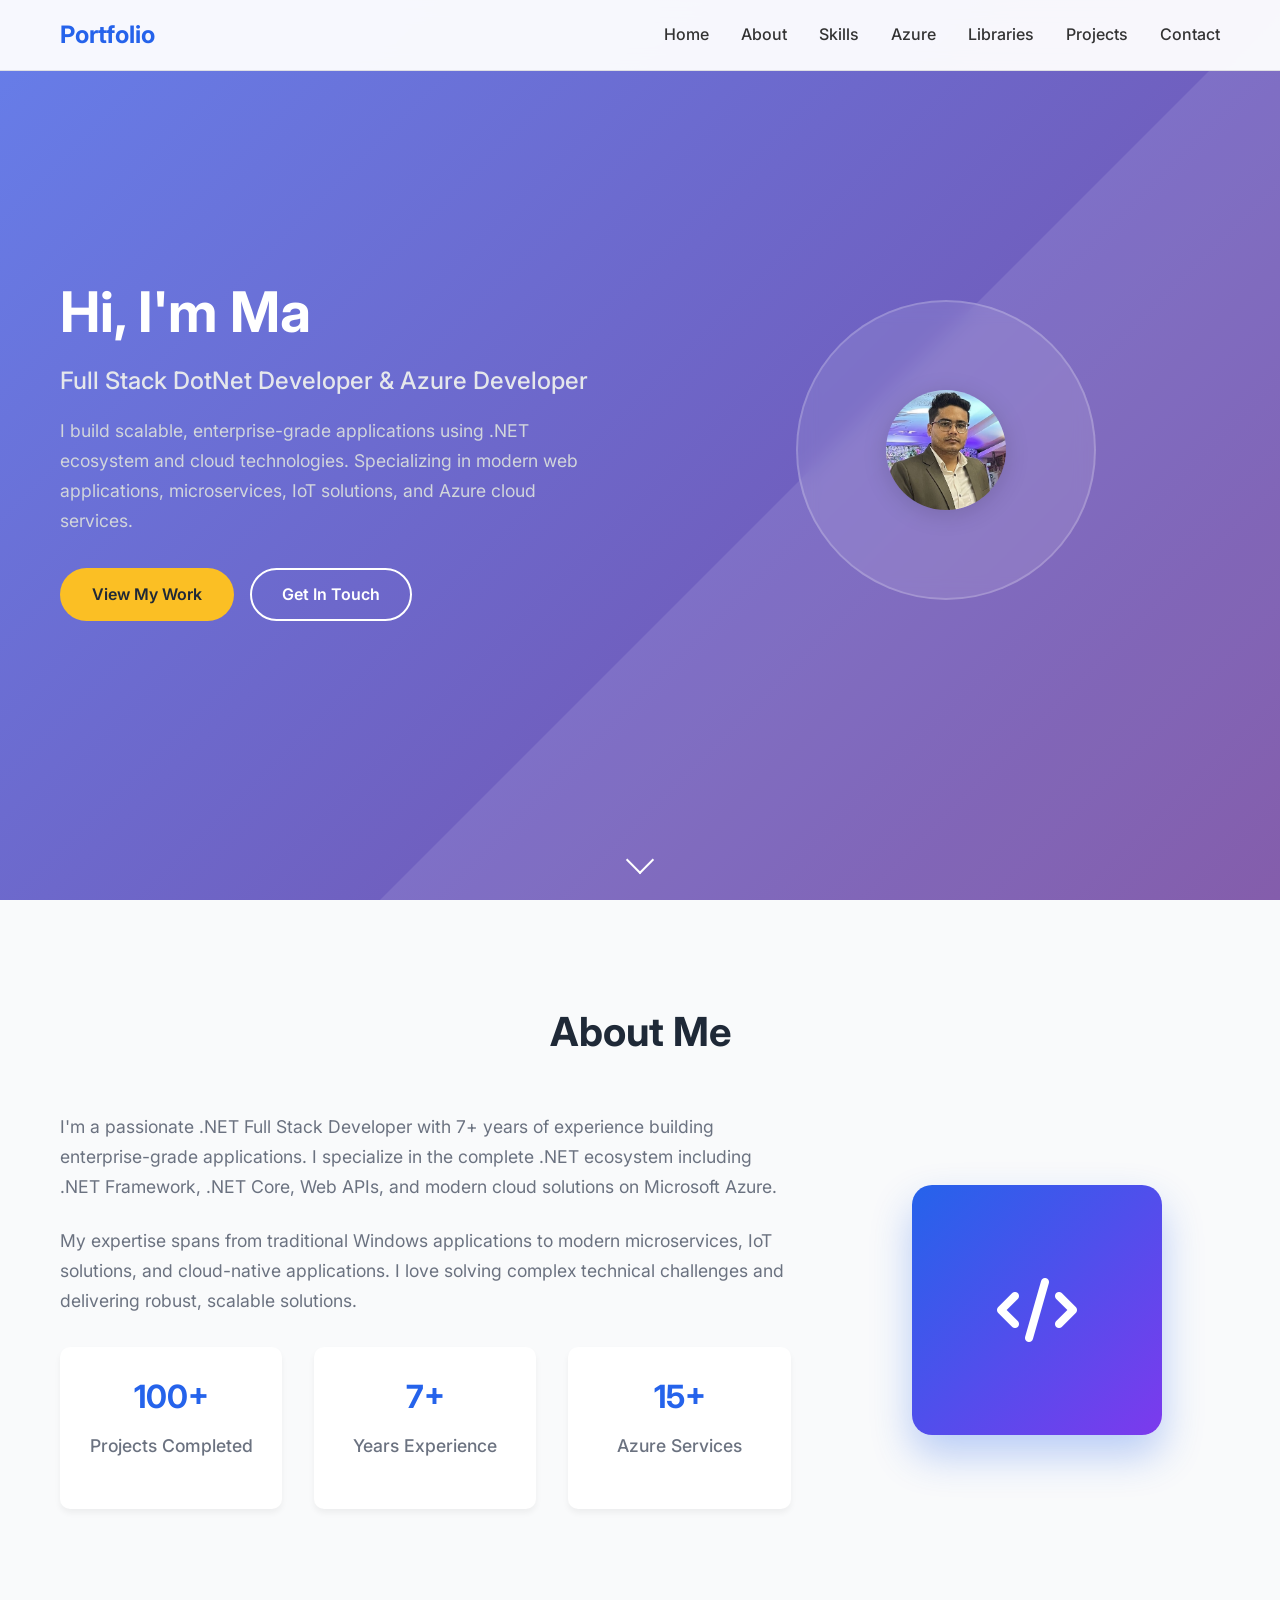
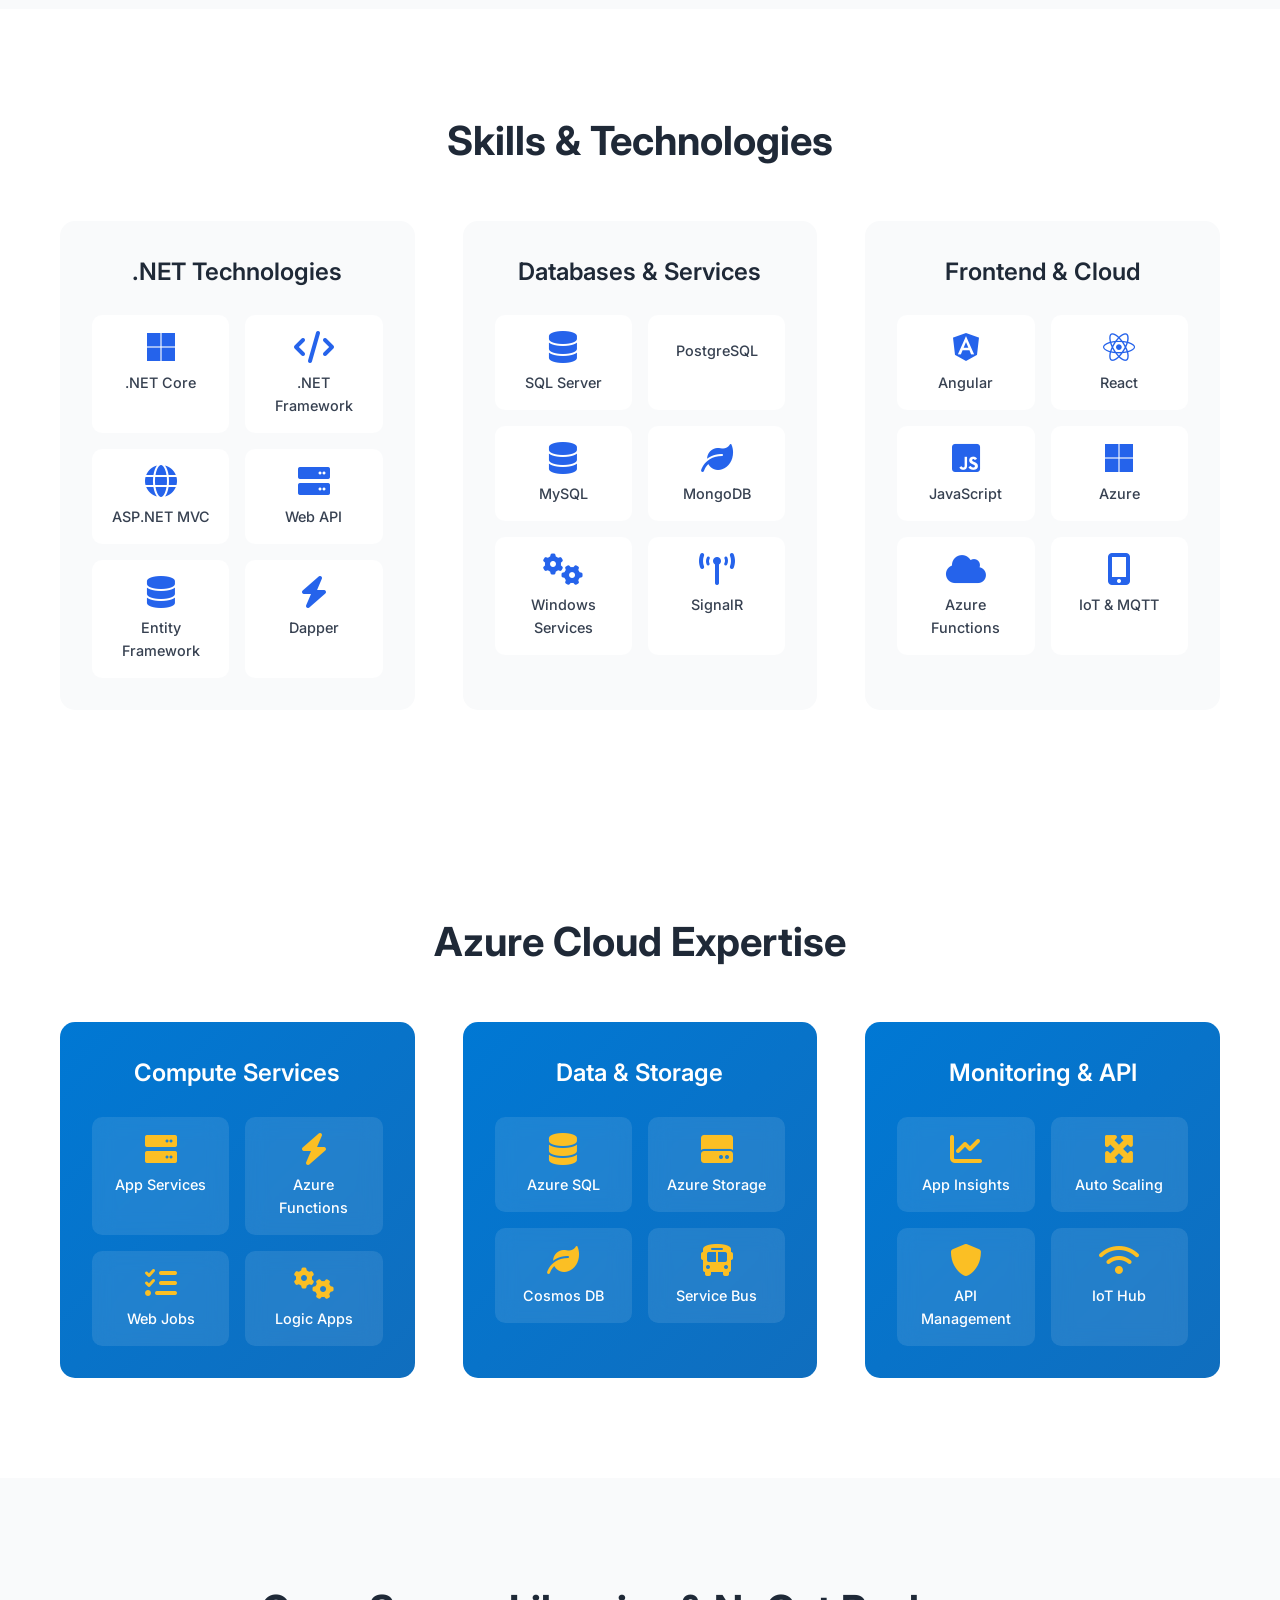
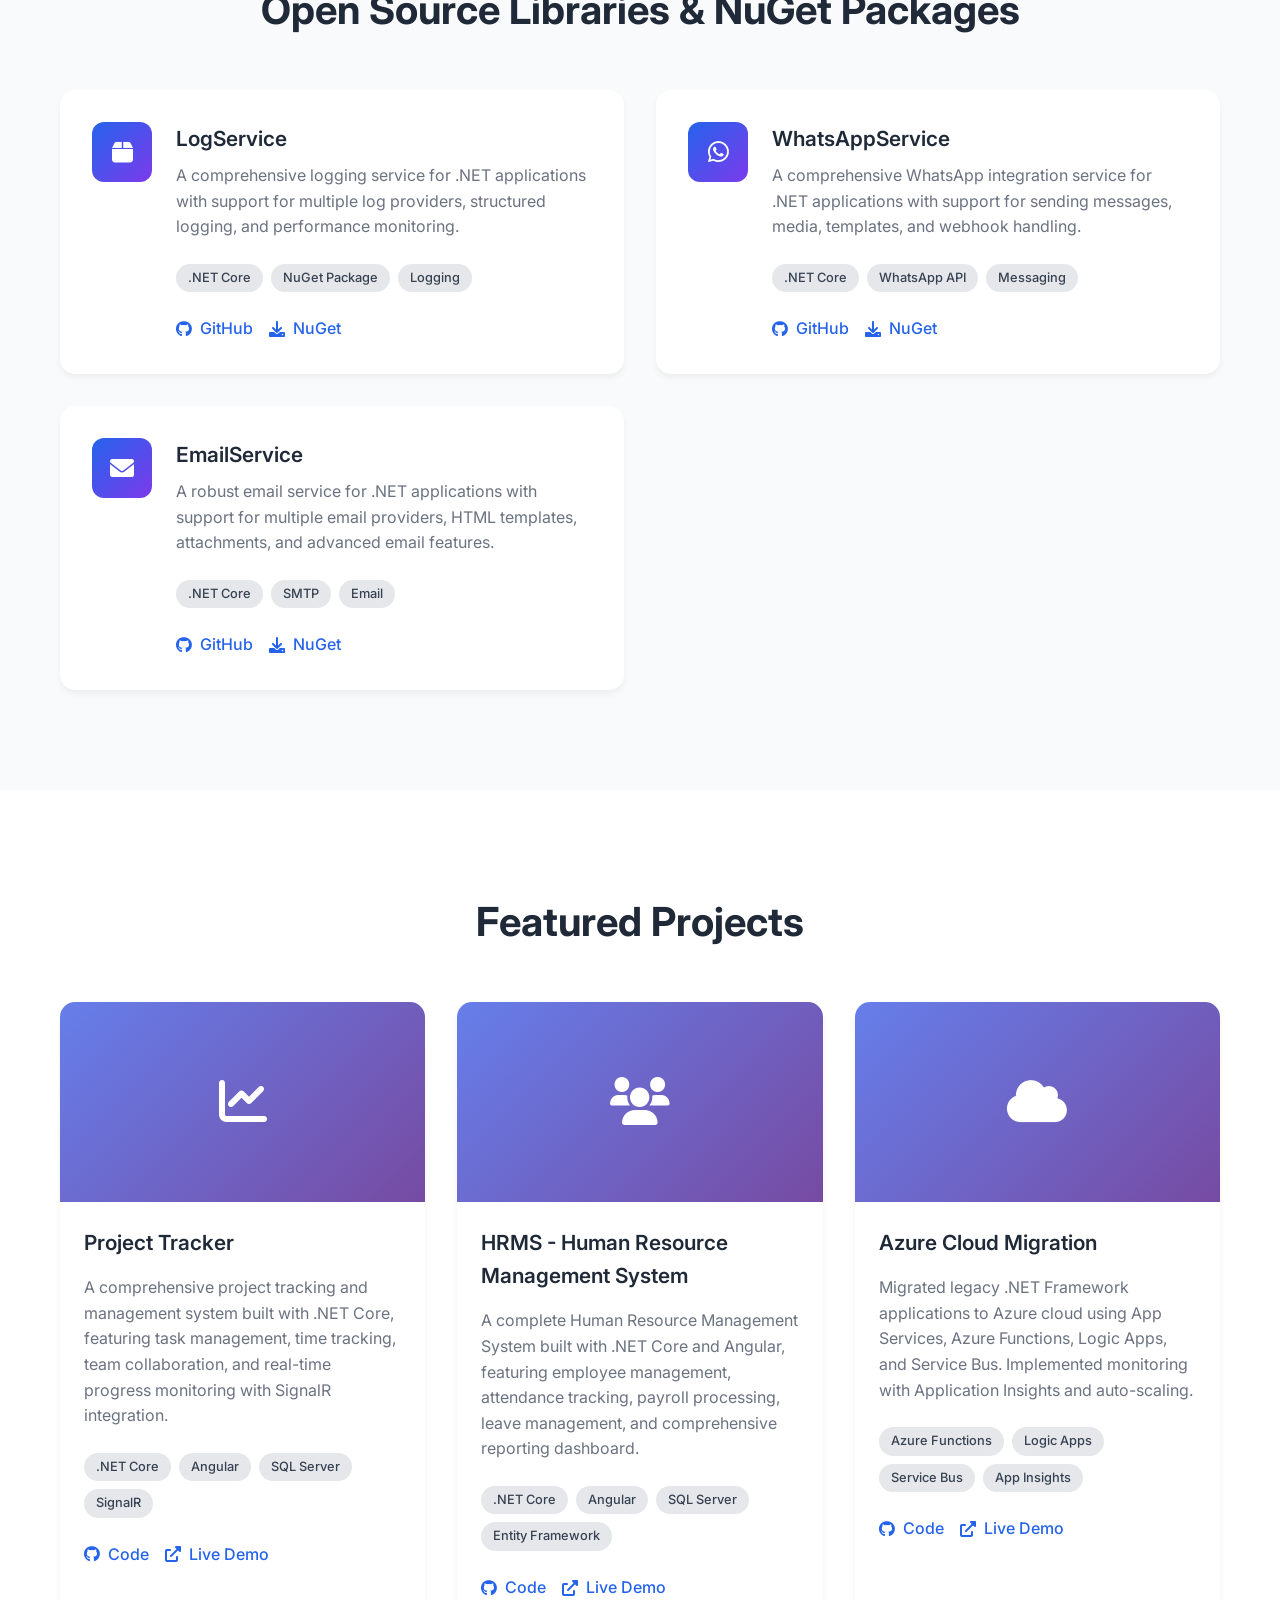
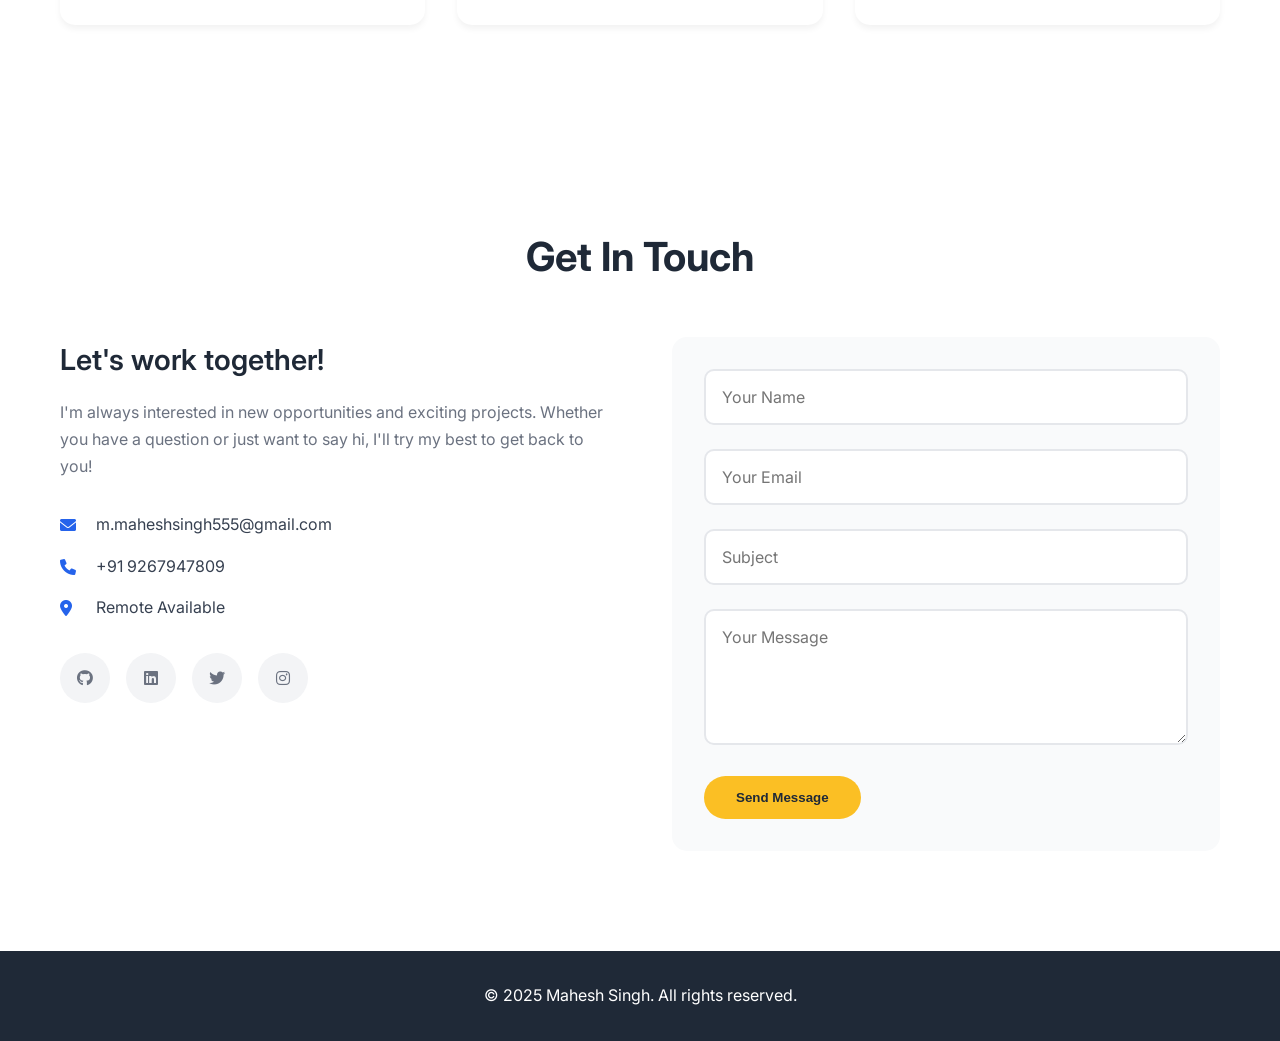
<file: index.html>
<!DOCTYPE html>
<html lang="en">
<head>
    <meta charset="UTF-8">
    <meta name="viewport" content="width=device-width, initial-scale=1.0">
    <title>Mahesh Singh - .NET Full Stack Developer</title>
    <link rel="stylesheet" href="styles.css">
    <link href="https://cdnjs.cloudflare.com/ajax/libs/font-awesome/6.0.0/css/all.min.css" rel="stylesheet">
    <link href="https://fonts.googleapis.com/css2?family=Inter:wght@300;400;500;600;700&display=swap" rel="stylesheet">
</head>
<body>
    <!-- Navigation -->
    <nav class="navbar">
        <div class="nav-container">
            <div class="nav-logo">
                <a href="#home">Portfolio</a>
            </div>
            <div class="nav-menu" id="nav-menu">
                <a href="#home" class="nav-link">Home</a>
                <a href="#about" class="nav-link">About</a>
                <a href="#skills" class="nav-link">Skills</a>
                <a href="#azure" class="nav-link">Azure</a>
                <a href="#libraries" class="nav-link">Libraries</a>
                <a href="#projects" class="nav-link">Projects</a>
                <a href="#contact" class="nav-link">Contact</a>
            </div>
            <div class="hamburger" id="hamburger">
                <span class="bar"></span>
                <span class="bar"></span>
                <span class="bar"></span>
            </div>
        </div>
    </nav>

    <!-- Hero Section -->
    <section id="home" class="hero">
        <div class="hero-container">
            <div class="hero-content">
                <h1 class="hero-title">
                    Hi, I'm <span class="highlight">Mahesh Singh</span>
                </h1>
                <p class="hero-subtitle">Full Stack DotNet Developer & Azure Developer</p>
                <p class="hero-description">
                    I build scalable, enterprise-grade applications using .NET ecosystem and cloud technologies. 
                    Specializing in modern web applications, microservices, IoT solutions, and Azure cloud services.
                </p>
                <div class="hero-buttons">
                    <a href="#projects" class="btn btn-primary">View My Work</a>
                    <a href="#contact" class="btn btn-secondary">Get In Touch</a>
                </div>
            </div>
            <div class="hero-image">
                <div class="hero-avatar">
                    <img src="./images/Photo.jpg" alt="Mahesh Singh Photo" style="width: 120px; height: 120px; border-radius: 50%; object-fit: cover; box-shadow: 0 4px 24px rgba(0,0,0,0.15);">
                </div>
            </div>
        </div>
        <div class="scroll-indicator">
            <div class="scroll-arrow"></div>
        </div>
    </section>

    <!-- About Section -->
    <section id="about" class="about">
        <div class="container">
            <h2 class="section-title">About Me</h2>
            <div class="about-content">
                <div class="about-text">
                    <p>
                        I'm a passionate .NET Full Stack Developer with 7+ years of experience building 
                        enterprise-grade applications. I specialize in the complete .NET ecosystem including 
                        .NET Framework, .NET Core, Web APIs, and modern cloud solutions on Microsoft Azure.
                    </p>
                    <p>
                        My expertise spans from traditional Windows applications to modern microservices, 
                        IoT solutions, and cloud-native applications. I love solving complex technical 
                        challenges and delivering robust, scalable solutions.
                    </p>
                    <div class="about-stats">
                        <div class="stat">
                            <h3>100+</h3>
                            <p>Projects Completed</p>
                        </div>
                        <div class="stat">
                            <h3>7+</h3>
                            <p>Years Experience</p>
                        </div>
                        <div class="stat">
                            <h3>15+</h3>
                            <p>Azure Services</p>
                        </div>
                    </div>
                </div>
                <div class="about-image">
                    <div class="about-avatar">
                        <i class="fas fa-code"></i>
                    </div>
                </div>
            </div>
        </div>
    </section>

    <!-- Skills Section -->
    <section id="skills" class="skills">
        <div class="container">
            <h2 class="section-title">Skills & Technologies</h2>
            <div class="skills-grid">
                <div class="skill-category">
                    <h3>.NET Technologies</h3>
                    <div class="skill-items">
                        <div class="skill-item">
                            <i class="fab fa-microsoft"></i>
                            <span>.NET Core</span>
                        </div>
                        <div class="skill-item">
                            <i class="fas fa-code"></i>
                            <span>.NET Framework</span>
                        </div>
                        <div class="skill-item">
                            <i class="fas fa-globe"></i>
                            <span>ASP.NET MVC</span>
                        </div>
                        <div class="skill-item">
                            <i class="fas fa-server"></i>
                            <span>Web API</span>
                        </div>
                        <div class="skill-item">
                            <i class="fas fa-database"></i>
                            <span>Entity Framework</span>
                        </div>
                        <div class="skill-item">
                            <i class="fas fa-bolt"></i>
                            <span>Dapper</span>
                        </div>
                    </div>
                </div>
                <div class="skill-category">
                    <h3>Databases & Services</h3>
                    <div class="skill-items">
                        <div class="skill-item">
                            <i class="fas fa-database"></i>
                            <span>SQL Server</span>
                        </div>
                        <div class="skill-item">
                            <i class="fas fa-elephant"></i>
                            <span>PostgreSQL</span>
                        </div>
                        <div class="skill-item">
                            <i class="fas fa-database"></i>
                            <span>MySQL</span>
                        </div>
                        <div class="skill-item">
                            <i class="fas fa-leaf"></i>
                            <span>MongoDB</span>
                        </div>
                        <div class="skill-item">
                            <i class="fas fa-cogs"></i>
                            <span>Windows Services</span>
                        </div>
                        <div class="skill-item">
                            <i class="fas fa-broadcast-tower"></i>
                            <span>SignalR</span>
                        </div>
                    </div>
                </div>
                <div class="skill-category">
                    <h3>Frontend & Cloud</h3>
                    <div class="skill-items">
                        <div class="skill-item">
                            <i class="fab fa-angular"></i>
                            <span>Angular</span>
                        </div>
                        <div class="skill-item">
                            <i class="fab fa-react"></i>
                            <span>React</span>
                        </div>
                        <div class="skill-item">
                            <i class="fab fa-js-square"></i>
                            <span>JavaScript</span>
                        </div>
                        <div class="skill-item">
                            <i class="fab fa-microsoft"></i>
                            <span>Azure</span>
                        </div>
                        <div class="skill-item">
                            <i class="fas fa-cloud"></i>
                            <span>Azure Functions</span>
                        </div>
                        <div class="skill-item">
                            <i class="fas fa-mobile-alt"></i>
                            <span>IoT & MQTT</span>
                        </div>
                    </div>
                </div>
            </div>
        </div>
    </section>

    <!-- Azure Services Section -->
    <section id="azure" class="azure-services">
        <div class="container">
            <h2 class="section-title">Azure Cloud Expertise</h2>
            <div class="azure-grid">
                <div class="azure-category">
                    <h3>Compute Services</h3>
                    <div class="azure-items">
                        <div class="azure-item">
                            <i class="fas fa-server"></i>
                            <span>App Services</span>
                        </div>
                        <div class="azure-item">
                            <i class="fas fa-bolt"></i>
                            <span>Azure Functions</span>
                        </div>
                        <div class="azure-item">
                            <i class="fas fa-tasks"></i>
                            <span>Web Jobs</span>
                        </div>
                        <div class="azure-item">
                            <i class="fas fa-cogs"></i>
                            <span>Logic Apps</span>
                        </div>
                    </div>
                </div>
                <div class="azure-category">
                    <h3>Data & Storage</h3>
                    <div class="azure-items">
                        <div class="azure-item">
                            <i class="fas fa-database"></i>
                            <span>Azure SQL</span>
                        </div>
                        <div class="azure-item">
                            <i class="fas fa-hdd"></i>
                            <span>Azure Storage</span>
                        </div>
                        <div class="azure-item">
                            <i class="fas fa-leaf"></i>
                            <span>Cosmos DB</span>
                        </div>
                        <div class="azure-item">
                            <i class="fas fa-bus"></i>
                            <span>Service Bus</span>
                        </div>
                    </div>
                </div>
                <div class="azure-category">
                    <h3>Monitoring & API</h3>
                    <div class="azure-items">
                        <div class="azure-item">
                            <i class="fas fa-chart-line"></i>
                            <span>App Insights</span>
                        </div>
                        <div class="azure-item">
                            <i class="fas fa-expand-arrows-alt"></i>
                            <span>Auto Scaling</span>
                        </div>
                        <div class="azure-item">
                            <i class="fas fa-shield-alt"></i>
                            <span>API Management</span>
                        </div>
                        <div class="azure-item">
                            <i class="fas fa-wifi"></i>
                            <span>IoT Hub</span>
                        </div>
                    </div>
                </div>
            </div>
        </div>
    </section>

    <!-- Libraries & Packages Section -->
    <section id="libraries" class="libraries">
        <div class="container">
            <h2 class="section-title">Open Source Libraries & NuGet Packages</h2>
            <div class="libraries-grid">
                <div class="library-card">
                    <div class="library-icon">
                        <i class="fas fa-box"></i>
                    </div>
                    <div class="library-content">
                        <h3>LogService</h3>
                        <p>A comprehensive logging service for .NET applications with support for multiple log providers, structured logging, and performance monitoring.</p>
                        <div class="library-tech">
                            <span class="tech-tag">.NET Core</span>
                            <span class="tech-tag">NuGet Package</span>
                            <span class="tech-tag">Logging</span>
                        </div>
                        <div class="library-links">
                            <a href="https://github.com/devmahi/nugetpackage-logservice" target="_blank" class="library-link">
                                <i class="fab fa-github"></i> GitHub
                            </a>
                            <a href="https://www.nuget.org/packages/DevMahi.LogService" class="library-link">
                                <i class="fas fa-download"></i> NuGet
                            </a>
                        </div>
                    </div>
                </div>
                <div class="library-card">
                    <div class="library-icon">
                        <i class="fab fa-whatsapp"></i>
                    </div>
                    <div class="library-content">
                        <h3>WhatsAppService</h3>
                        <p>A comprehensive WhatsApp integration service for .NET applications with support for sending messages, media, templates, and webhook handling.</p>
                        <div class="library-tech">
                            <span class="tech-tag">.NET Core</span>
                            <span class="tech-tag">WhatsApp API</span>
                            <span class="tech-tag">Messaging</span>
                        </div>
                        <div class="library-links">
                            <a href="https://github.com/devmahi/nugetpackage-whatsappservice" target="_blank" class="library-link">
                                <i class="fab fa-github"></i> GitHub
                            </a>
                            <a href="https://www.nuget.org/packages/DevMahi.WhatsAppService" class="library-link">
                                <i class="fas fa-download"></i> NuGet
                            </a>
                        </div>
                    </div>
                </div>
                <div class="library-card">
                    <div class="library-icon">
                        <i class="fas fa-envelope"></i>
                    </div>
                    <div class="library-content">
                        <h3>EmailService</h3>
                        <p>A robust email service for .NET applications with support for multiple email providers, HTML templates, attachments, and advanced email features.</p>
                        <div class="library-tech">
                            <span class="tech-tag">.NET Core</span>
                            <span class="tech-tag">SMTP</span>
                            <span class="tech-tag">Email</span>
                        </div>
                        <div class="library-links">
                            <a href="https://github.com/devmahi/nugetpackage-emailservice" target="_blank" class="library-link">
                                <i class="fab fa-github"></i> GitHub
                            </a>
                            <a href="https://www.nuget.org/packages/DevMahi.EmailService" class="library-link">
                                <i class="fas fa-download"></i> NuGet
                            </a>
                        </div>
                    </div>
                </div>
            </div>
        </div>
    </section>

    <!-- Projects Section -->
    <section id="projects" class="projects">
        <div class="container">
            <h2 class="section-title">Featured Projects</h2>
            <div class="projects-grid">
                <div class="project-card">
                    <div class="project-image">
                        <div class="project-placeholder">
                            <i class="fas fa-chart-line"></i>
                        </div>
                    </div>
                    <div class="project-content">
                        <h3>Project Tracker</h3>
                        <p>A comprehensive project tracking and management system built with .NET Core, featuring task management, time tracking, team collaboration, and real-time progress monitoring with SignalR integration.</p>
                        <div class="project-tech">
                            <span class="tech-tag">.NET Core</span>
                            <span class="tech-tag">Angular</span>
                            <span class="tech-tag">SQL Server</span>
                            <span class="tech-tag">SignalR</span>
                        </div>
                        <div class="project-links">
                            <a href="https://github.com/devmahi/tracker" target="_blank" class="project-link">
                                <i class="fab fa-github"></i> Code
                            </a>
                            <a href="#" class="project-link">
                                <i class="fas fa-external-link-alt"></i> Live Demo
                            </a>
                        </div>
                    </div>
                </div>
                <div class="project-card">
                    <div class="project-image">
                        <div class="project-placeholder">
                            <i class="fas fa-users"></i>
                        </div>
                    </div>
                    <div class="project-content">
                        <h3>HRMS - Human Resource Management System</h3>
                        <p>A complete Human Resource Management System built with .NET Core and Angular, featuring employee management, attendance tracking, payroll processing, leave management, and comprehensive reporting dashboard.</p>
                        <div class="project-tech">
                            <span class="tech-tag">.NET Core</span>
                            <span class="tech-tag">Angular</span>
                            <span class="tech-tag">SQL Server</span>
                            <span class="tech-tag">Entity Framework</span>
                        </div>
                        <div class="project-links">
                            <a href="https://github.com/devmahi/hrms" target="_blank" class="project-link">
                                <i class="fab fa-github"></i> Code
                            </a>
                            <a href="#" class="project-link">
                                <i class="fas fa-external-link-alt"></i> Live Demo
                            </a>
                        </div>
                    </div>
                </div>
                <div class="project-card">
                    <div class="project-image">
                        <div class="project-placeholder">
                            <i class="fas fa-cloud"></i>
                        </div>
                    </div>
                    <div class="project-content">
                        <h3>Azure Cloud Migration</h3>
                        <p>Migrated legacy .NET Framework applications to Azure cloud using App Services, Azure Functions, Logic Apps, and Service Bus. Implemented monitoring with Application Insights and auto-scaling.</p>
                        <div class="project-tech">
                            <span class="tech-tag">Azure Functions</span>
                            <span class="tech-tag">Logic Apps</span>
                            <span class="tech-tag">Service Bus</span>
                            <span class="tech-tag">App Insights</span>
                        </div>
                        <div class="project-links">
                            <a href="#" class="project-link">
                                <i class="fab fa-github"></i> Code
                            </a>
                            <a href="#" class="project-link">
                                <i class="fas fa-external-link-alt"></i> Live Demo
                            </a>
                        </div>
                    </div>
                </div>
            </div>
        </div>
    </section>

    <!-- Contact Section -->
    <section id="contact" class="contact">
        <div class="container">
            <h2 class="section-title">Get In Touch</h2>
            <div class="contact-content">
                <div class="contact-info">
                    <h3>Let's work together!</h3>
                    <p>I'm always interested in new opportunities and exciting projects. Whether you have a question or just want to say hi, I'll try my best to get back to you!</p>
                    <div class="contact-details">
                        <div class="contact-item">
                            <i class="fas fa-envelope"></i>
                            <span>m.maheshsingh555@gmail.com</span>
                        </div>
                        <div class="contact-item">
                            <i class="fas fa-phone"></i>
                            <span>+91 9267947809</span>
                        </div>
                        <div class="contact-item">
                            <i class="fas fa-map-marker-alt"></i>
                            <span>Remote Available</span>
                        </div>
                    </div>
                    <div class="social-links">
                        <a href="#" class="social-link">
                            <i class="fab fa-github"></i>
                        </a>
                        <a href="#" class="social-link">
                            <i class="fab fa-linkedin"></i>
                        </a>
                        <a href="#" class="social-link">
                            <i class="fab fa-twitter"></i>
                        </a>
                        <a href="#" class="social-link">
                            <i class="fab fa-instagram"></i>
                        </a>
                    </div>
                </div>
                <form class="contact-form">
                    <div class="form-group">
                        <input type="text" id="name" name="name" placeholder="Your Name" required>
                    </div>
                    <div class="form-group">
                        <input type="email" id="email" name="email" placeholder="Your Email" required>
                    </div>
                    <div class="form-group">
                        <input type="text" id="subject" name="subject" placeholder="Subject" required>
                    </div>
                    <div class="form-group">
                        <textarea id="message" name="message" placeholder="Your Message" rows="5" required></textarea>
                    </div>
                    <button type="submit" class="btn btn-primary">Send Message</button>
                </form>
            </div>
        </div>
    </section>

    <!-- Footer -->
    <footer class="footer">
        <div class="container">
            <p>&copy; 2025 Mahesh Singh. All rights reserved.</p>
        </div>
    </footer>

    <script src="script.js"></script>
</body>
</html>
</file>
<file: styles.css>
/* Reset and Base Styles */
* {
    margin: 0;
    padding: 0;
    box-sizing: border-box;
}

html {
    scroll-behavior: smooth;
}

body {
    font-family: 'Inter', sans-serif;
    line-height: 1.6;
    color: #333;
    background-color: #ffffff;
}

.container {
    max-width: 1200px;
    margin: 0 auto;
    padding: 0 20px;
}

/* Navigation */
.navbar {
    position: fixed;
    top: 0;
    width: 100%;
    background: rgba(255, 255, 255, 0.95);
    backdrop-filter: blur(10px);
    z-index: 1000;
    transition: all 0.3s ease;
    border-bottom: 1px solid rgba(0, 0, 0, 0.1);
}

.nav-container {
    max-width: 1200px;
    margin: 0 auto;
    padding: 0 20px;
    display: flex;
    justify-content: space-between;
    align-items: center;
    height: 70px;
}

.nav-logo a {
    font-size: 1.5rem;
    font-weight: 700;
    color: #2563eb;
    text-decoration: none;
}

.nav-menu {
    display: flex;
    gap: 2rem;
}

.nav-link {
    color: #333;
    text-decoration: none;
    font-weight: 500;
    transition: color 0.3s ease;
    position: relative;
}

.nav-link:hover {
    color: #2563eb;
}

.nav-link::after {
    content: '';
    position: absolute;
    bottom: -5px;
    left: 0;
    width: 0;
    height: 2px;
    background: #2563eb;
    transition: width 0.3s ease;
}

.nav-link:hover::after {
    width: 100%;
}

.hamburger {
    display: none;
    flex-direction: column;
    cursor: pointer;
}

.bar {
    width: 25px;
    height: 3px;
    background: #333;
    margin: 3px 0;
    transition: 0.3s;
}

/* Hero Section */
.hero {
    min-height: 100vh;
    display: flex;
    align-items: center;
    background: linear-gradient(135deg, #667eea 0%, #764ba2 100%);
    color: white;
    position: relative;
    overflow: hidden;
}

.hero::before {
    content: '';
    position: absolute;
    top: 0;
    left: 0;
    right: 0;
    bottom: 0;
    background: url('data:image/svg+xml,<svg xmlns="http://www.w3.org/2000/svg" viewBox="0 0 1000 1000"><polygon fill="rgba(255,255,255,0.1)" points="0,1000 1000,0 1000,1000"/></svg>');
    background-size: cover;
}

.hero-container {
    max-width: 1200px;
    margin: 0 auto;
    padding: 0 20px;
    display: grid;
    grid-template-columns: 1fr 1fr;
    gap: 4rem;
    align-items: center;
    position: relative;
    z-index: 1;
}

.hero-content {
    animation: fadeInUp 1s ease-out;
}

.hero-title {
    font-size: 3.5rem;
    font-weight: 700;
    margin-bottom: 1rem;
    line-height: 1.2;
}

.highlight {
    color: #fbbf24;
}

.hero-subtitle {
    font-size: 1.5rem;
    font-weight: 500;
    margin-bottom: 1rem;
    color: #e5e7eb;
}

.hero-description {
    font-size: 1.1rem;
    margin-bottom: 2rem;
    color: #d1d5db;
    line-height: 1.7;
}

.hero-buttons {
    display: flex;
    gap: 1rem;
    flex-wrap: wrap;
}

.btn {
    padding: 12px 30px;
    border-radius: 50px;
    text-decoration: none;
    font-weight: 600;
    transition: all 0.3s ease;
    display: inline-block;
    border: 2px solid transparent;
}

.btn-primary {
    background: #fbbf24;
    color: #1f2937;
}

.btn-primary:hover {
    background: #f59e0b;
    transform: translateY(-2px);
    box-shadow: 0 10px 25px rgba(251, 191, 36, 0.3);
}

.btn-secondary {
    background: transparent;
    color: white;
    border-color: white;
}

.btn-secondary:hover {
    background: white;
    color: #2563eb;
    transform: translateY(-2px);
}

.hero-image {
    display: flex;
    justify-content: center;
    align-items: center;
    animation: fadeInRight 1s ease-out;
}

.hero-avatar {
    width: 300px;
    height: 300px;
    background: rgba(255, 255, 255, 0.1);
    border-radius: 50%;
    display: flex;
    align-items: center;
    justify-content: center;
    font-size: 6rem;
    color: #fbbf24;
    backdrop-filter: blur(10px);
    border: 2px solid rgba(255, 255, 255, 0.2);
}

.scroll-indicator {
    position: absolute;
    bottom: 30px;
    left: 50%;
    transform: translateX(-50%);
    animation: bounce 2s infinite;
}

.scroll-arrow {
    width: 20px;
    height: 20px;
    border: 2px solid white;
    border-top: none;
    border-left: none;
    transform: rotate(45deg);
}

/* About Section */
.about {
    padding: 100px 0;
    background: #f9fafb;
}

.section-title {
    text-align: center;
    font-size: 2.5rem;
    font-weight: 700;
    margin-bottom: 3rem;
    color: #1f2937;
}

.about-content {
    display: grid;
    grid-template-columns: 2fr 1fr;
    gap: 4rem;
    align-items: center;
}

.about-text p {
    font-size: 1.1rem;
    margin-bottom: 1.5rem;
    color: #6b7280;
    line-height: 1.7;
}

.about-stats {
    display: grid;
    grid-template-columns: repeat(3, 1fr);
    gap: 2rem;
    margin-top: 2rem;
}

.stat {
    text-align: center;
    padding: 1.5rem;
    background: white;
    border-radius: 10px;
    box-shadow: 0 4px 6px rgba(0, 0, 0, 0.05);
}

.stat h3 {
    font-size: 2rem;
    font-weight: 700;
    color: #2563eb;
    margin-bottom: 0.5rem;
}

.stat p {
    color: #6b7280;
    font-weight: 500;
}

.about-image {
    display: flex;
    justify-content: center;
}

.about-avatar {
    width: 250px;
    height: 250px;
    background: linear-gradient(135deg, #2563eb, #7c3aed);
    border-radius: 20px;
    display: flex;
    align-items: center;
    justify-content: center;
    font-size: 4rem;
    color: white;
    box-shadow: 0 20px 40px rgba(37, 99, 235, 0.3);
}

/* Skills Section */
.skills {
    padding: 100px 0;
    background: white;
}

.skills-grid {
    display: grid;
    grid-template-columns: repeat(auto-fit, minmax(300px, 1fr));
    gap: 3rem;
}

.skill-category {
    background: #f9fafb;
    padding: 2rem;
    border-radius: 15px;
    text-align: center;
    transition: transform 0.3s ease;
}

.skill-category:hover {
    transform: translateY(-5px);
}

.skill-category h3 {
    font-size: 1.5rem;
    font-weight: 600;
    margin-bottom: 1.5rem;
    color: #1f2937;
}

.skill-items {
    display: grid;
    grid-template-columns: repeat(auto-fit, minmax(120px, 1fr));
    gap: 1rem;
}

.skill-item {
    display: flex;
    flex-direction: column;
    align-items: center;
    padding: 1rem;
    background: white;
    border-radius: 10px;
    transition: all 0.3s ease;
    cursor: pointer;
}

.skill-item:hover {
    transform: translateY(-3px);
    box-shadow: 0 10px 25px rgba(0, 0, 0, 0.1);
}

.skill-item i {
    font-size: 2rem;
    margin-bottom: 0.5rem;
    color: #2563eb;
}

.skill-item span {
    font-weight: 500;
    color: #374151;
    font-size: 0.9rem;
}

/* Azure Services Section */
.azure-services {
    padding: 100px 0;
    background: white;
}

.azure-grid {
    display: grid;
    grid-template-columns: repeat(auto-fit, minmax(300px, 1fr));
    gap: 3rem;
}

.azure-category {
    background: linear-gradient(135deg, #0078d4, #106ebe);
    padding: 2rem;
    border-radius: 15px;
    text-align: center;
    transition: transform 0.3s ease;
    color: white;
}

.azure-category:hover {
    transform: translateY(-5px);
}

.azure-category h3 {
    font-size: 1.5rem;
    font-weight: 600;
    margin-bottom: 1.5rem;
    color: white;
}

.azure-items {
    display: grid;
    grid-template-columns: repeat(auto-fit, minmax(120px, 1fr));
    gap: 1rem;
}

.azure-item {
    display: flex;
    flex-direction: column;
    align-items: center;
    padding: 1rem;
    background: rgba(255, 255, 255, 0.1);
    border-radius: 10px;
    transition: all 0.3s ease;
    cursor: pointer;
    backdrop-filter: blur(10px);
}

.azure-item:hover {
    transform: translateY(-3px);
    background: rgba(255, 255, 255, 0.2);
}

.azure-item i {
    font-size: 2rem;
    margin-bottom: 0.5rem;
    color: #fbbf24;
}

.azure-item span {
    font-weight: 500;
    color: white;
    font-size: 0.9rem;
    text-align: center;
}

/* Libraries Section */
.libraries {
    padding: 100px 0;
    background: #f9fafb;
}

.libraries-grid {
    display: grid;
    grid-template-columns: repeat(auto-fit, minmax(400px, 1fr));
    gap: 2rem;
}

.library-card {
    background: white;
    border-radius: 15px;
    padding: 2rem;
    box-shadow: 0 4px 6px rgba(0, 0, 0, 0.05);
    transition: all 0.3s ease;
    display: flex;
    align-items: flex-start;
    gap: 1.5rem;
}

.library-card:hover {
    transform: translateY(-5px);
    box-shadow: 0 20px 40px rgba(0, 0, 0, 0.1);
}

.library-icon {
    width: 60px;
    height: 60px;
    background: linear-gradient(135deg, #2563eb, #7c3aed);
    border-radius: 12px;
    display: flex;
    align-items: center;
    justify-content: center;
    flex-shrink: 0;
}

.library-icon i {
    font-size: 1.5rem;
    color: white;
}

.library-content {
    flex: 1;
}

.library-content h3 {
    font-size: 1.3rem;
    font-weight: 600;
    margin-bottom: 0.5rem;
    color: #1f2937;
}

.library-content p {
    color: #6b7280;
    margin-bottom: 1.5rem;
    line-height: 1.6;
}

.library-tech {
    display: flex;
    flex-wrap: wrap;
    gap: 0.5rem;
    margin-bottom: 1.5rem;
}

.library-links {
    display: flex;
    gap: 1rem;
}

.library-link {
    color: #2563eb;
    text-decoration: none;
    font-weight: 500;
    display: flex;
    align-items: center;
    gap: 0.5rem;
    transition: color 0.3s ease;
}

.library-link:hover {
    color: #1d4ed8;
}

/* Projects Section */
.projects {
    padding: 100px 0;
    background: white;
}

.projects-grid {
    display: grid;
    grid-template-columns: repeat(auto-fit, minmax(350px, 1fr));
    gap: 2rem;
}

.project-card {
    background: white;
    border-radius: 15px;
    overflow: hidden;
    box-shadow: 0 4px 6px rgba(0, 0, 0, 0.05);
    transition: all 0.3s ease;
}

.project-card:hover {
    transform: translateY(-10px);
    box-shadow: 0 20px 40px rgba(0, 0, 0, 0.1);
}

.project-image {
    height: 200px;
    background: linear-gradient(135deg, #667eea, #764ba2);
    display: flex;
    align-items: center;
    justify-content: center;
}

.project-placeholder {
    font-size: 3rem;
    color: white;
}

.project-content {
    padding: 1.5rem;
}

.project-content h3 {
    font-size: 1.3rem;
    font-weight: 600;
    margin-bottom: 1rem;
    color: #1f2937;
}

.project-content p {
    color: #6b7280;
    margin-bottom: 1.5rem;
    line-height: 1.6;
}

.project-tech {
    display: flex;
    flex-wrap: wrap;
    gap: 0.5rem;
    margin-bottom: 1.5rem;
}

.tech-tag {
    background: #e5e7eb;
    color: #374151;
    padding: 0.25rem 0.75rem;
    border-radius: 20px;
    font-size: 0.8rem;
    font-weight: 500;
}

.project-links {
    display: flex;
    gap: 1rem;
}

.project-link {
    color: #2563eb;
    text-decoration: none;
    font-weight: 500;
    display: flex;
    align-items: center;
    gap: 0.5rem;
    transition: color 0.3s ease;
}

.project-link:hover {
    color: #1d4ed8;
}

/* Contact Section */
.contact {
    padding: 100px 0;
    background: white;
}

.contact-content {
    display: grid;
    grid-template-columns: 1fr 1fr;
    gap: 4rem;
    align-items: start;
}

.contact-info h3 {
    font-size: 1.8rem;
    font-weight: 600;
    margin-bottom: 1rem;
    color: #1f2937;
}

.contact-info p {
    color: #6b7280;
    margin-bottom: 2rem;
    line-height: 1.7;
}

.contact-details {
    margin-bottom: 2rem;
}

.contact-item {
    display: flex;
    align-items: center;
    gap: 1rem;
    margin-bottom: 1rem;
    color: #374151;
}

.contact-item i {
    color: #2563eb;
    width: 20px;
}

.social-links {
    display: flex;
    gap: 1rem;
}

.social-link {
    width: 50px;
    height: 50px;
    background: #f3f4f6;
    border-radius: 50%;
    display: flex;
    align-items: center;
    justify-content: center;
    color: #6b7280;
    text-decoration: none;
    transition: all 0.3s ease;
}

.social-link:hover {
    background: #2563eb;
    color: white;
    transform: translateY(-3px);
}

.contact-form {
    background: #f9fafb;
    padding: 2rem;
    border-radius: 15px;
}

.form-group {
    margin-bottom: 1.5rem;
}

.form-group input,
.form-group textarea {
    width: 100%;
    padding: 1rem;
    border: 2px solid #e5e7eb;
    border-radius: 10px;
    font-size: 1rem;
    transition: border-color 0.3s ease;
    font-family: inherit;
}

.form-group input:focus,
.form-group textarea:focus {
    outline: none;
    border-color: #2563eb;
}

.form-group textarea {
    resize: vertical;
    min-height: 120px;
}

/* Footer */
.footer {
    background: #1f2937;
    color: white;
    text-align: center;
    padding: 2rem 0;
}

/* Animations */
@keyframes fadeInUp {
    from {
        opacity: 0;
        transform: translateY(30px);
    }
    to {
        opacity: 1;
        transform: translateY(0);
    }
}

@keyframes fadeInRight {
    from {
        opacity: 0;
        transform: translateX(30px);
    }
    to {
        opacity: 1;
        transform: translateX(0);
    }
}

@keyframes bounce {
    0%, 20%, 50%, 80%, 100% {
        transform: translateX(-50%) translateY(0);
    }
    40% {
        transform: translateX(-50%) translateY(-10px);
    }
    60% {
        transform: translateX(-50%) translateY(-5px);
    }
}

/* Responsive Design */
@media (max-width: 768px) {
    .hamburger {
        display: flex;
    }

    .nav-menu {
        position: fixed;
        left: -100%;
        top: 70px;
        flex-direction: column;
        background-color: white;
        width: 100%;
        text-align: center;
        transition: 0.3s;
        box-shadow: 0 10px 27px rgba(0, 0, 0, 0.05);
        padding: 2rem 0;
    }

    .nav-menu.active {
        left: 0;
    }

    .nav-menu a {
        margin: 1rem 0;
        font-size: 1.1rem;
    }

    .hamburger.active .bar:nth-child(2) {
        opacity: 0;
    }

    .hamburger.active .bar:nth-child(1) {
        transform: translateY(8px) rotate(45deg);
    }

    .hamburger.active .bar:nth-child(3) {
        transform: translateY(-8px) rotate(-45deg);
    }

    .hero-container {
        grid-template-columns: 1fr;
        text-align: center;
        gap: 2rem;
    }

    .hero-title {
        font-size: 2.5rem;
    }

    .hero-buttons {
        justify-content: center;
    }

    .about-content {
        grid-template-columns: 1fr;
        text-align: center;
    }

    .about-stats {
        grid-template-columns: 1fr;
        gap: 1rem;
    }

    .skills-grid {
        grid-template-columns: 1fr;
    }

    .projects-grid {
        grid-template-columns: 1fr;
    }

    .contact-content {
        grid-template-columns: 1fr;
    }

    .hero-avatar {
        width: 200px;
        height: 200px;
        font-size: 4rem;
    }

    .about-avatar {
        width: 200px;
        height: 200px;
        font-size: 3rem;
    }

    .azure-grid {
        grid-template-columns: 1fr;
    }

    .libraries-grid {
        grid-template-columns: 1fr;
    }

    .library-card {
        flex-direction: column;
        text-align: center;
    }
}

@media (max-width: 480px) {
    .container {
        padding: 0 15px;
    }

    .hero-title {
        font-size: 2rem;
    }

    .section-title {
        font-size: 2rem;
    }

    .btn {
        padding: 10px 20px;
        font-size: 0.9rem;
    }

    .hero-buttons {
        flex-direction: column;
        align-items: center;
    }

    .skill-items {
        grid-template-columns: repeat(2, 1fr);
    }
}
</file>
